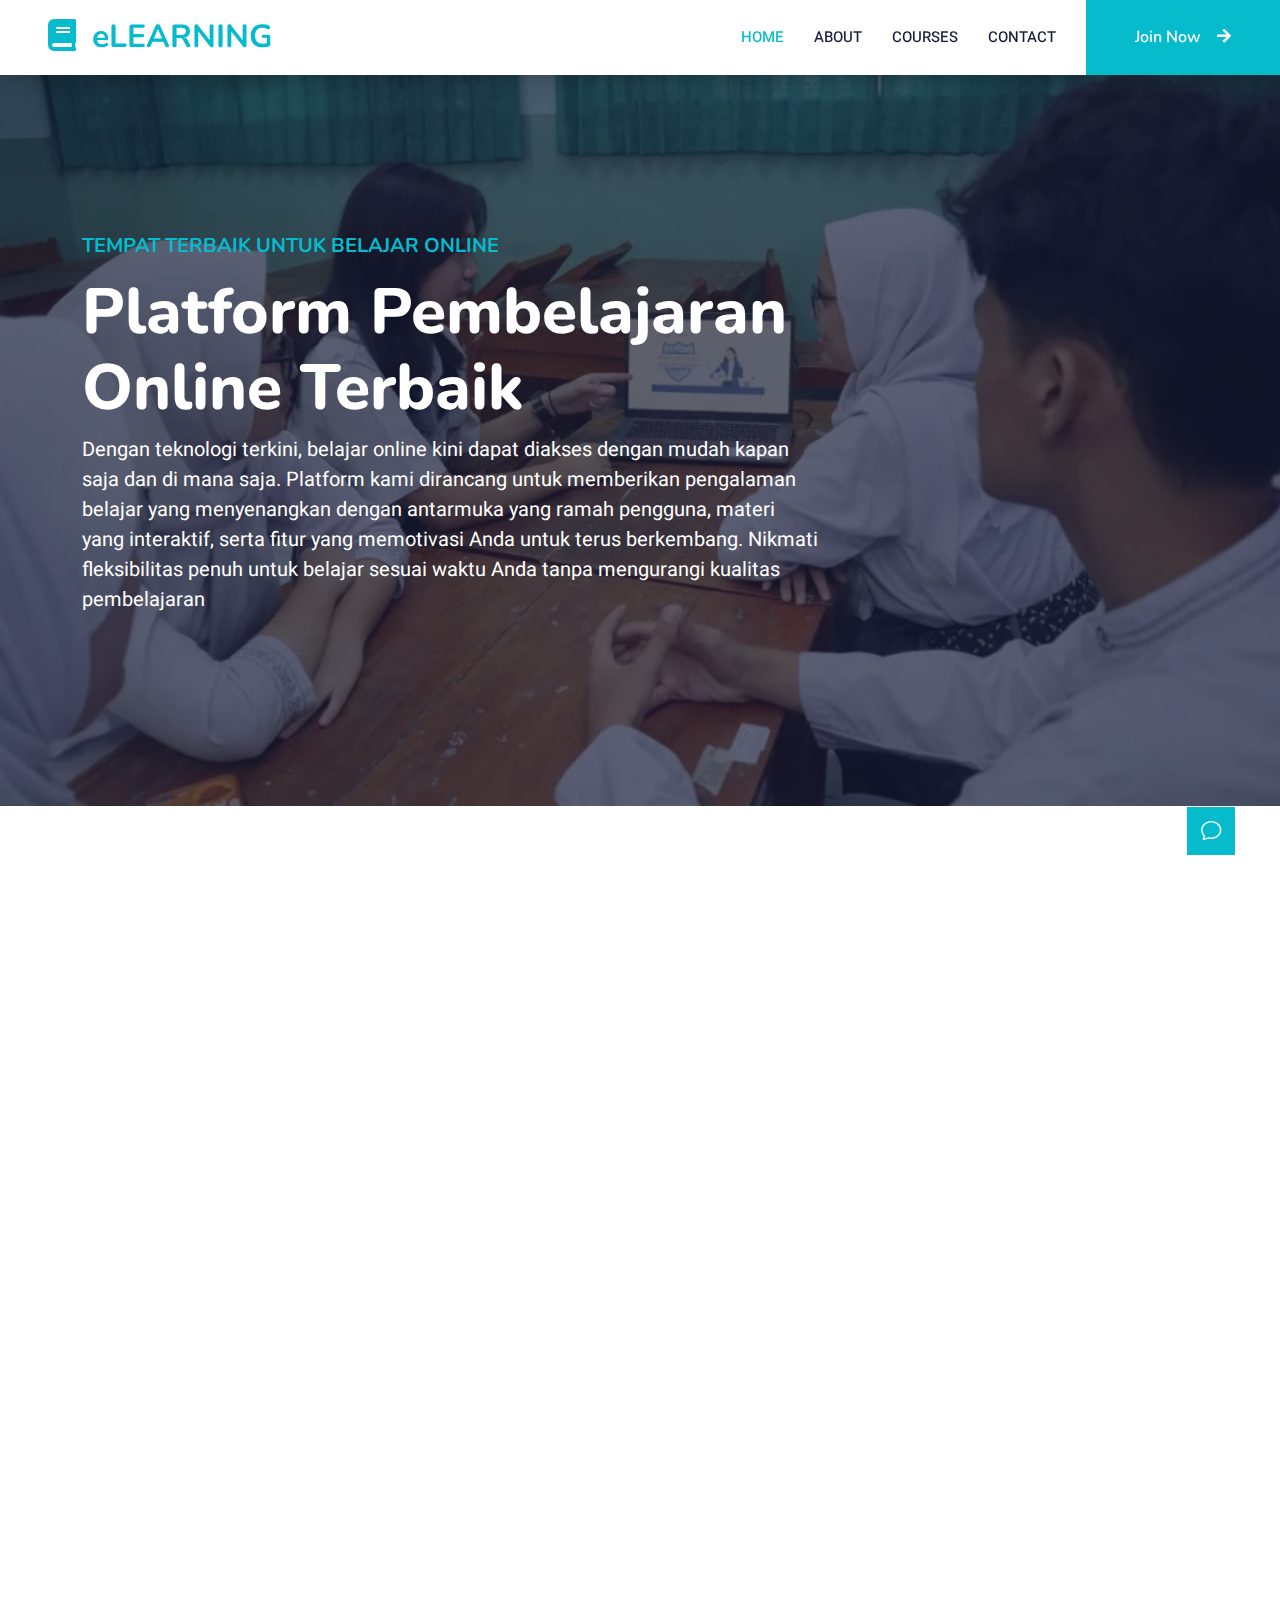
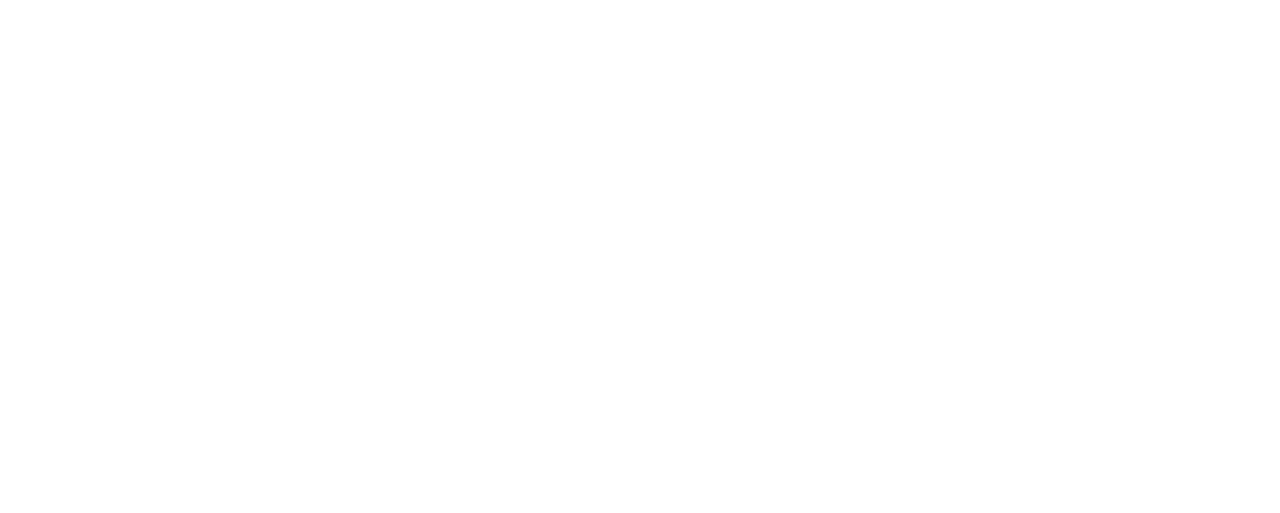
<file: index.html>
<!DOCTYPE html>
<html lang="en">

<head>
    <meta charset="utf-8">
    <title>eLEARNING - eLearning HTML Template</title>
    <meta content="width=device-width, initial-scale=1.0" name="viewport">
    <meta content="" name="keywords">
    <meta content="" name="description">

    <!-- Favicon -->
    <link href="img/favicon.ico" rel="icon">

    <!-- Google Web Fonts -->
    <link rel="preconnect" href="https://fonts.googleapis.com">
    <link rel="preconnect" href="https://fonts.gstatic.com" crossorigin>
    <link href="https://fonts.googleapis.com/css2?family=Heebo:wght@400;500;600&family=Nunito:wght@600;700;800&display=swap" rel="stylesheet">

    <!-- Icon Font Stylesheet -->
    <link href="https://cdnjs.cloudflare.com/ajax/libs/font-awesome/5.10.0/css/all.min.css" rel="stylesheet">
    <link href="https://cdn.jsdelivr.net/npm/bootstrap-icons@1.4.1/font/bootstrap-icons.css" rel="stylesheet">

    <!-- Libraries Stylesheet -->
    <link href="lib/animate/animate.min.css" rel="stylesheet">
    <link href="lib/owlcarousel/assets/owl.carousel.min.css" rel="stylesheet">

    <!-- Customized Bootstrap Stylesheet -->
    <link href="css/bootstrap.min.css" rel="stylesheet">

    <!-- Template Stylesheet -->
    <link href="css/style.css" rel="stylesheet">
</head>

<body>
    <!-- Spinner Start -->
    <div id="spinner" class="show bg-white position-fixed translate-middle w-100 vh-100 top-50 start-50 d-flex align-items-center justify-content-center">
        <div class="spinner-border text-primary" style="width: 3rem; height: 3rem;" role="status">
            <span class="sr-only">Loading...</span>
        </div>
    </div>
    <!-- Spinner End -->


    <!-- Navbar Start -->
    <nav class="navbar navbar-expand-lg bg-white navbar-light shadow sticky-top p-0">
        <a href="index.html" class="navbar-brand d-flex align-items-center px-4 px-lg-5">
            <h2 class="m-0 text-primary"><i class="fa fa-book me-3"></i>eLEARNING</h2>
        </a>
        <button type="button" class="navbar-toggler me-4" data-bs-toggle="collapse" data-bs-target="#navbarCollapse">
            <span class="navbar-toggler-icon"></span>
        </button>
        <div class="collapse navbar-collapse" id="navbarCollapse">
            <div class="navbar-nav ms-auto p-4 p-lg-0">
                <a href="index.html" class="nav-item nav-link active">Home</a>
                <a href="about.html" class="nav-item nav-link">About</a>
                <a href="courses.html" class="nav-item nav-link">Courses</a>
                <a href="contact.html" class="nav-item nav-link">Contact</a>
            </div>
            <a href="" class="btn btn-primary py-4 px-lg-5 d-none d-lg-block">Join Now<i class="fa fa-arrow-right ms-3"></i></a>
        </div>
    </nav>
    <!-- Navbar End -->


    <!-- Carousel Start -->
    <div class="container-fluid p-0 mb-5">
        <div class="owl-carousel header-carousel position-relative">
            <div class="owl-carousel-item position-relative">
                <img class="img-fluid" src="img/carousel.webp" alt="">
                <div class="position-absolute top-0 start-0 w-100 h-100 d-flex align-items-center" style="background: rgba(24, 29, 56, .7);">
                    <div class="container">
                        <div class="row justify-content-start">
                            <div class="col-sm-10 col-lg-8">
                                <h5 class="text-primary text-uppercase mb-3 animated slideInDown">Tempat Terbaik Untuk Belajar Online</h5>
                                <h1 class="display-3 text-white animated slideInDown">Platform Pembelajaran Online Terbaik</h1>
                                <p class="fs-5 text-white mb-4 pb-2">Dengan teknologi terkini, belajar online kini dapat diakses dengan mudah kapan saja dan di mana saja. Platform kami dirancang untuk memberikan pengalaman belajar yang menyenangkan dengan antarmuka yang ramah pengguna, materi yang interaktif, serta fitur yang memotivasi Anda untuk terus berkembang. Nikmati fleksibilitas penuh untuk belajar sesuai waktu Anda tanpa mengurangi kualitas pembelajaran</p>
                            </div>
                        </div>
                    </div>
                </div>
            </div>
        </div>
    </div>
    <!-- Carousel End -->


    <!-- Service Start -->
    <div class="container-xxl py-5">
        <div class="container">
            <div class="row g-4">
                <div class="col-lg-3 col-sm-6 wow fadeInUp" data-wow-delay="0.1s">
                    <div class="service-item text-center pt-3">
                        <div class="p-4">
                            <i class="fa fa-3x fa-graduation-cap text-primary mb-4"></i>
                            <h5 class="mb-3">Pengajar yang berkualitas</h5>
                            <p>Dengan para pengajar yang berkualitas memastikan penyampain materi secara mendalam</p>
                        </div>
                    </div>
                </div>
                <div class="col-lg-3 col-sm-6 wow fadeInUp" data-wow-delay="0.3s">
                    <div class="service-item text-center pt-3">
                        <div class="p-4">
                            <i class="fa fa-3x fa-globe text-primary mb-4"></i>
                            <h5 class="mb-3">Tempat Terbaik Untuk Belajar Online</h5>
                            <p>Kamu dapat belajar kapan saja, di Mana Saja</p>
                        </div>
                    </div>
                </div>
                <div class="col-lg-3 col-sm-6 wow fadeInUp" data-wow-delay="0.5s">
                    <div class="service-item text-center pt-3">
                        <div class="p-4">
                            <i class="fa fa-3x fa-home text-primary mb-4"></i>
                            <h5 class="mb-3">Tingkatkan Kemampuan Dari Rumah</h5>
                            <p>Kamu dapat meningkatkan kemampuan tanpa harus keluar rumah</p>
                        </div>
                    </div>
                </div>
                <div class="col-lg-3 col-sm-6 wow fadeInUp" data-wow-delay="0.7s">
                    <div class="service-item text-center pt-3">
                        <div class="p-4">
                            <i class="fa fa-3x fa-book-open text-primary mb-4"></i>
                            <h5 class="mb-3">Modul Yang Terupdate</h5>
                            <p>Dengan materi yang terbaru memastikan kamu tidak akan tertinggal</p>
                        </div>
                    </div>
                </div>
            </div>
        </div>
    </div>
    <!-- Service End -->


    <!-- About Start -->
    <div class="container-xxl py-5">
        <div class="container">
            <div class="row g-5">
                <div class="col-lg-6 wow fadeInUp" data-wow-delay="0.1s" style="min-height: 400px;">
                    <div class="position-relative h-100">
                        <img class="img-fluid position-absolute w-100 h-100" src="img/caraousel.jpeg" alt="" style="object-fit: cover;">
                    </div>
                </div>
                <div class="col-lg-6 wow fadeInUp" data-wow-delay="0.3s">
                    <h6 class="section-title bg-white text-start text-primary pe-3">Tentang Kami</h6>
                    <h1 class="mb-4">Selamat datang di eLEARNING</h1>
                    <p class="mb-4">Kami adalah platform e-learning yang berkomitmen untuk menyediakan pengalaman pembelajaran terbaik bagi setiap individu. Dengan menggabungkan teknologi canggih, materi berkualitas tinggi, dan pengajaran dari para ahli, kami bertujuan untuk membuat pendidikan lebih mudah diakses oleh siapa saja, di mana saja, dan kapan saja</p>
                    <p class="mb-4"> E-Learning ini dirancang untuk menyediakan akses mudah ke modul pembelajaran dan latihan soal, mendukung proses belajar yang praktis dan fleksibel.</p>
                </div>
            </div>
        </div>
    </div>
    <!-- About End -->

    <!-- Footer Start -->
    <div class="container-fluid text-light footer pt-5 mt-5 wow fadeIn" data-wow-delay="0.1s" style="background-color: #ADE498;">
        <div class="container py-5">
            <div class="row g-5">
                <div class="col-lg-6 col-md-6">
                    <h4 class="text-black mb-3">Quick Link</h4>
                    <a class="btn btn-link" href="index.html" style="color: black;">Home</a>
                    <a class="btn btn-link" href="about.html" style="color: black;">About</a>
                    <a class="btn btn-link" href="courses.html" style="color: black;">Courses</a>
                    <a class="btn btn-link" href="contact.html" style="color: black;">Contact</a>
                </div>
                <div class="col-lg-6 col-md-6">
                    <h4 class="text-black mb-3">Contact</h4>
                    <p class="mb-2" style="color: black;"><i style="color: black;" class="fa fa-phone-alt me-3"></i>082180795617</p>
                    <p class="mb-2" style="color: black;"><i style="color: black;" class="fa fa-envelope me-3"></i>iraumikalsum6@gmail.com </p>
                    <div class="d-flex pt-2">
                        <a class="btn btn-outline-light btn-social" style="color: black;" href=""><i class="fab fa-twitter"></i></a>
                        <a class="btn btn-outline-light btn-social" style="color: black;" href=""><i class="fab fa-facebook-f"></i></a>
                        <a class="btn btn-outline-light btn-social" style="color: black;" href=""><i class="fab fa-youtube"></i></a>
                        <a class="btn btn-outline-light btn-social" style="color: black;" href=""><i class="fab fa-linkedin-in"></i></a>
                    </div>
                </div>
            </div>
        </div>
    </div>
    <!-- Footer End -->


    <!-- Back to Top -->
    <a href="#" class="btn btn-lg btn-primary btn-lg-square back-to-top"><i class="bi bi-chat"></i></a>


    <!-- JavaScript Libraries -->
    <script src="https://code.jquery.com/jquery-3.4.1.min.js"></script>
    <script src="https://cdn.jsdelivr.net/npm/bootstrap@5.0.0/dist/js/bootstrap.bundle.min.js"></script>
    <script src="lib/wow/wow.min.js"></script>
    <script src="lib/easing/easing.min.js"></script>
    <script src="lib/waypoints/waypoints.min.js"></script>
    <script src="lib/owlcarousel/owl.carousel.min.js"></script>

    <!-- Template Javascript -->
    <script src="js/main.js"></script>
</body>

</html>
</file>
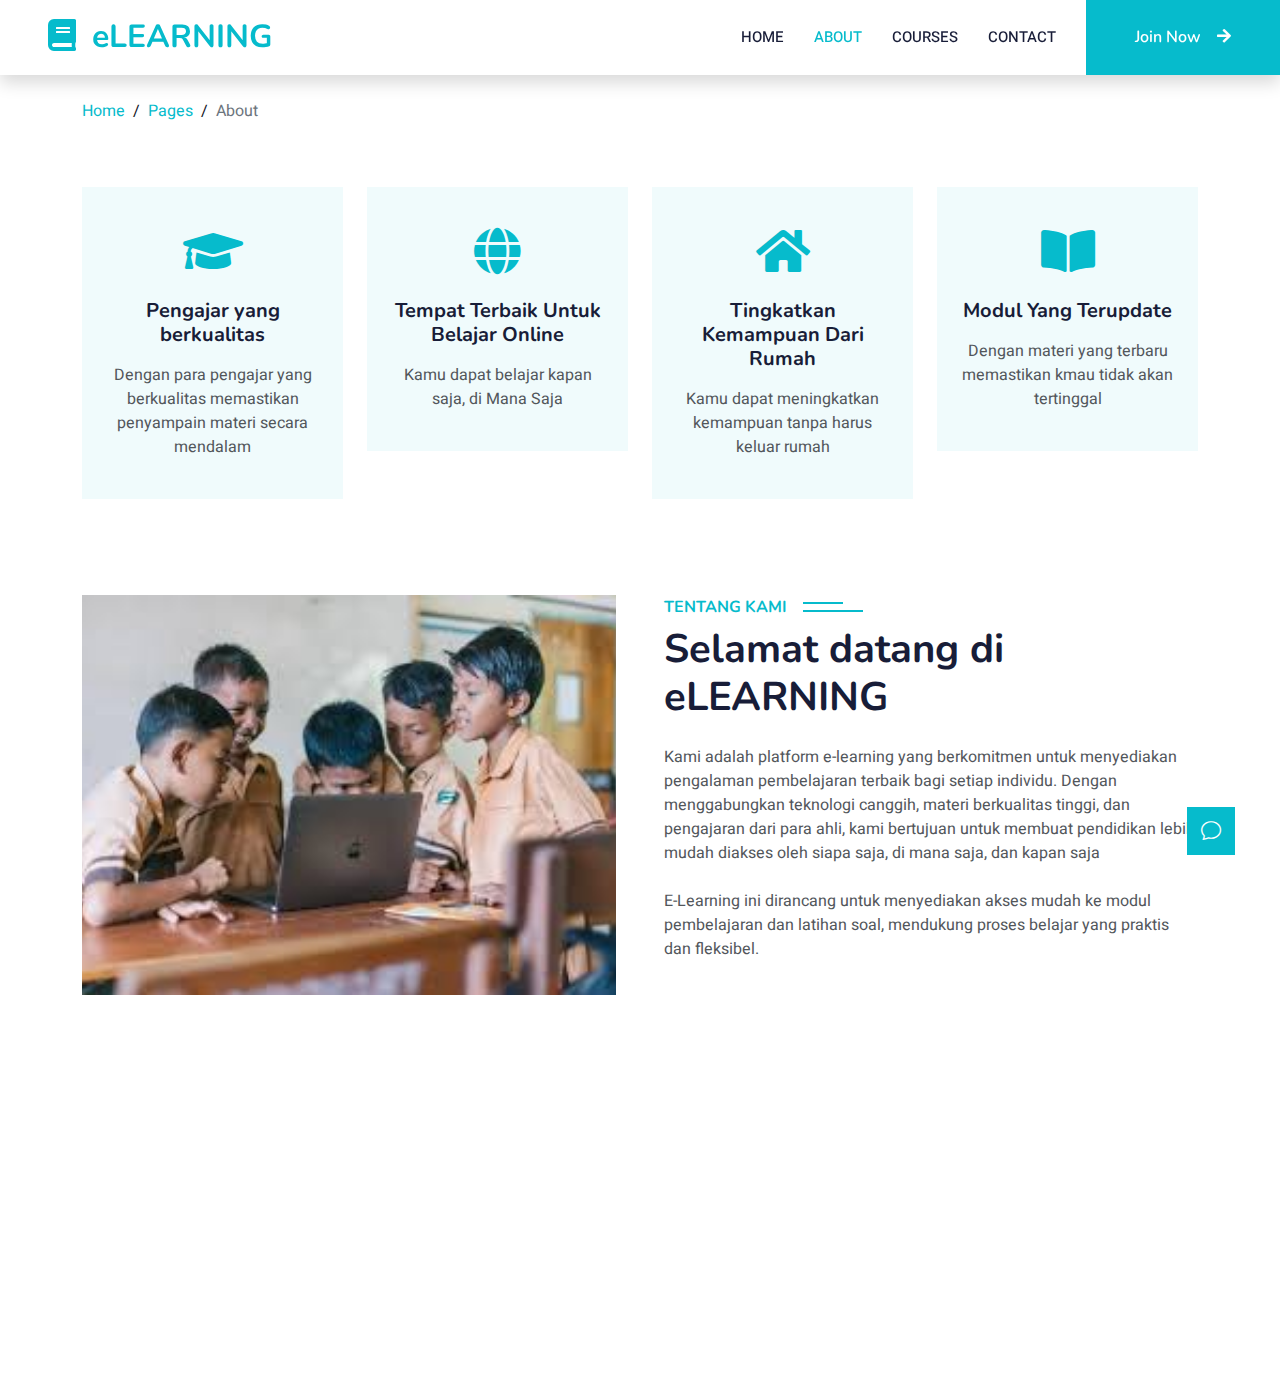
<file: about.html>
<!DOCTYPE html>
<html lang="en">

<head>
    <meta charset="utf-8">
    <title>eLEARNING - eLearning HTML Template</title>
    <meta content="width=device-width, initial-scale=1.0" name="viewport">
    <meta content="" name="keywords">
    <meta content="" name="description">

    <!-- Favicon -->
    <link href="img/favicon.ico" rel="icon">

    <!-- Google Web Fonts -->
    <link rel="preconnect" href="https://fonts.googleapis.com">
    <link rel="preconnect" href="https://fonts.gstatic.com" crossorigin>
    <link href="https://fonts.googleapis.com/css2?family=Heebo:wght@400;500;600&family=Nunito:wght@600;700;800&display=swap" rel="stylesheet">

    <!-- Icon Font Stylesheet -->
    <link href="https://cdnjs.cloudflare.com/ajax/libs/font-awesome/5.10.0/css/all.min.css" rel="stylesheet">
    <link href="https://cdn.jsdelivr.net/npm/bootstrap-icons@1.4.1/font/bootstrap-icons.css" rel="stylesheet">

    <!-- Libraries Stylesheet -->
    <link href="lib/animate/animate.min.css" rel="stylesheet">
    <link href="lib/owlcarousel/assets/owl.carousel.min.css" rel="stylesheet">

    <!-- Customized Bootstrap Stylesheet -->
    <link href="css/bootstrap.min.css" rel="stylesheet">

    <!-- Template Stylesheet -->
    <link href="css/style.css" rel="stylesheet">
</head>

<body>
    <!-- Spinner Start -->
    <div id="spinner" class="show bg-white position-fixed translate-middle w-100 vh-100 top-50 start-50 d-flex align-items-center justify-content-center">
        <div class="spinner-border text-primary" style="width: 3rem; height: 3rem;" role="status">
            <span class="sr-only">Loading...</span>
        </div>
    </div>
    <!-- Spinner End -->


    <!-- Navbar Start -->
    <nav class="navbar navbar-expand-lg bg-white navbar-light shadow sticky-top p-0">
        <a href="index.html" class="navbar-brand d-flex align-items-center px-4 px-lg-5">
            <h2 class="m-0 text-primary"><i class="fa fa-book me-3"></i>eLEARNING</h2>
        </a>
        <button type="button" class="navbar-toggler me-4" data-bs-toggle="collapse" data-bs-target="#navbarCollapse">
            <span class="navbar-toggler-icon"></span>
        </button>
        <div class="collapse navbar-collapse" id="navbarCollapse">
            <div class="navbar-nav ms-auto p-4 p-lg-0">
                <a href="index.html" class="nav-item nav-link">Home</a>
                <a href="about.html" class="nav-item nav-link active">About</a>
                <a href="courses.html" class="nav-item nav-link">Courses</a>
                <a href="contact.html" class="nav-item nav-link">Contact</a>
            </div>
            <a href="" class="btn btn-primary py-4 px-lg-5 d-none d-lg-block">Join Now<i class="fa fa-arrow-right ms-3"></i></a>
        </div>
    </nav>
    <!-- Navbar End -->


    <!-- Header Start -->
    <div class="container-fluid mt-4">
        <div class="container">
            <div class="row">
                <div class="col-lg-10">
                    <nav aria-label="breadcrumb">
                        <ol class="breadcrumb justify-content-start">
                            <li class="breadcrumb-item "><a class="text-black" href="index.html">Home</a></li>
                            <li class="breadcrumb-item"><a class="text-black" href="about.html">Pages</a></li>
                            <li class="breadcrumb-item text-black active" aria-current="page">About</li>
                        </ol>
                    </nav>
                </div>
            </div>
        </div>
    </div>
    <!-- Header End -->


    <!-- Service Start -->
    <div class="container-xxl py-5">
        <div class="container">
            <div class="row g-4">
                <div class="col-lg-3 col-sm-6 wow fadeInUp" data-wow-delay="0.1s">
                    <div class="service-item text-center pt-3">
                        <div class="p-4">
                            <i class="fa fa-3x fa-graduation-cap text-primary mb-4"></i>
                            <h5 class="mb-3">Pengajar yang berkualitas</h5>
                            <p>Dengan para pengajar yang berkualitas memastikan penyampain materi secara mendalam</p>
                        </div>
                    </div>
                </div>
                <div class="col-lg-3 col-sm-6 wow fadeInUp" data-wow-delay="0.3s">
                    <div class="service-item text-center pt-3">
                        <div class="p-4">
                            <i class="fa fa-3x fa-globe text-primary mb-4"></i>
                            <h5 class="mb-3">Tempat Terbaik Untuk Belajar Online</h5>
                            <p>Kamu dapat belajar kapan saja, di Mana Saja</p>
                        </div>
                    </div>
                </div>
                <div class="col-lg-3 col-sm-6 wow fadeInUp" data-wow-delay="0.5s">
                    <div class="service-item text-center pt-3">
                        <div class="p-4">
                            <i class="fa fa-3x fa-home text-primary mb-4"></i>
                            <h5 class="mb-3">Tingkatkan Kemampuan Dari Rumah</h5>
                            <p>Kamu dapat meningkatkan kemampuan tanpa harus keluar rumah</p>
                        </div>
                    </div>
                </div>
                <div class="col-lg-3 col-sm-6 wow fadeInUp" data-wow-delay="0.7s">
                    <div class="service-item text-center pt-3">
                        <div class="p-4">
                            <i class="fa fa-3x fa-book-open text-primary mb-4"></i>
                            <h5 class="mb-3">Modul Yang Terupdate</h5>
                            <p>Dengan materi yang terbaru memastikan kmau tidak akan tertinggal</p>
                        </div>
                    </div>
                </div>
            </div>
        </div>
    </div>
    <!-- Service End -->


    <!-- About Start -->
    <div class="container-xxl py-5">
        <div class="container">
            <div class="row g-5">
                <div class="col-lg-6 wow fadeInUp" data-wow-delay="0.1s" style="min-height: 400px;">
                    <div class="position-relative h-100">
                        <img class="img-fluid position-absolute w-100 h-100" src="img/caraousel.jpeg" alt="" style="object-fit: cover;">
                    </div>
                </div>
                <div class="col-lg-6 wow fadeInUp" data-wow-delay="0.3s">
                    <h6 class="section-title bg-white text-start text-primary pe-3">Tentang Kami</h6>
                    <h1 class="mb-4">Selamat datang di eLEARNING</h1>
                    <p class="mb-4">Kami adalah platform e-learning yang berkomitmen untuk menyediakan pengalaman pembelajaran terbaik bagi setiap individu. Dengan menggabungkan teknologi canggih, materi berkualitas tinggi, dan pengajaran dari para ahli, kami bertujuan untuk membuat pendidikan lebih mudah diakses oleh siapa saja, di mana saja, dan kapan saja</p>
                    <p class="mb-4"> E-Learning ini dirancang untuk menyediakan akses mudah ke modul pembelajaran dan latihan soal, mendukung proses belajar yang praktis dan fleksibel.</p>
                </div>
            </div>
        </div>
    </div>
    <!-- About End -->

    <!-- Footer Start -->
    <div class="container-fluid text-light footer pt-5 mt-5 wow fadeIn" data-wow-delay="0.1s" style="background-color: #ADE498;">
        <div class="container py-5">
            <div class="row g-5">
                <div class="col-lg-6 col-md-6">
                    <h4 class="text-black mb-3">Quick Link</h4>
                    <a class="btn btn-link" href="index.html" style="color: black;">Home</a>
                    <a class="btn btn-link" href="about.html" style="color: black;">About</a>
                    <a class="btn btn-link" href="courses.html" style="color: black;">Courses</a>
                    <a class="btn btn-link" href="contact.html" style="color: black;">Contact</a>
                </div>
                <div class="col-lg-6 col-md-6">
                    <h4 class="text-black mb-3">Contact</h4>
                    <p class="mb-2" style="color: black;"><i style="color: black;" class="fa fa-phone-alt me-3"></i>082180795617</p>
                    <p class="mb-2" style="color: black;"><i style="color: black;" class="fa fa-envelope me-3"></i>iraumikalsum6@gmail.com </p>
                    <div class="d-flex pt-2">
                        <a class="btn btn-outline-light btn-social" style="color: black;" href=""><i class="fab fa-twitter"></i></a>
                        <a class="btn btn-outline-light btn-social" style="color: black;" href=""><i class="fab fa-facebook-f"></i></a>
                        <a class="btn btn-outline-light btn-social" style="color: black;" href=""><i class="fab fa-youtube"></i></a>
                        <a class="btn btn-outline-light btn-social" style="color: black;" href=""><i class="fab fa-linkedin-in"></i></a>
                    </div>
                </div>
            </div>
        </div>
    </div>
    <!-- Footer End -->



    <!-- Back to Top -->
    <a href="#" class="btn btn-lg btn-primary btn-lg-square back-to-top"><i class="bi bi-chat"></i></a>


    <!-- JavaScript Libraries -->
    <script src="https://code.jquery.com/jquery-3.4.1.min.js"></script>
    <script src="https://cdn.jsdelivr.net/npm/bootstrap@5.0.0/dist/js/bootstrap.bundle.min.js"></script>
    <script src="lib/wow/wow.min.js"></script>
    <script src="lib/easing/easing.min.js"></script>
    <script src="lib/waypoints/waypoints.min.js"></script>
    <script src="lib/owlcarousel/owl.carousel.min.js"></script>

    <!-- Template Javascript -->
    <script src="js/main.js"></script>
</body>

</html>
</file>
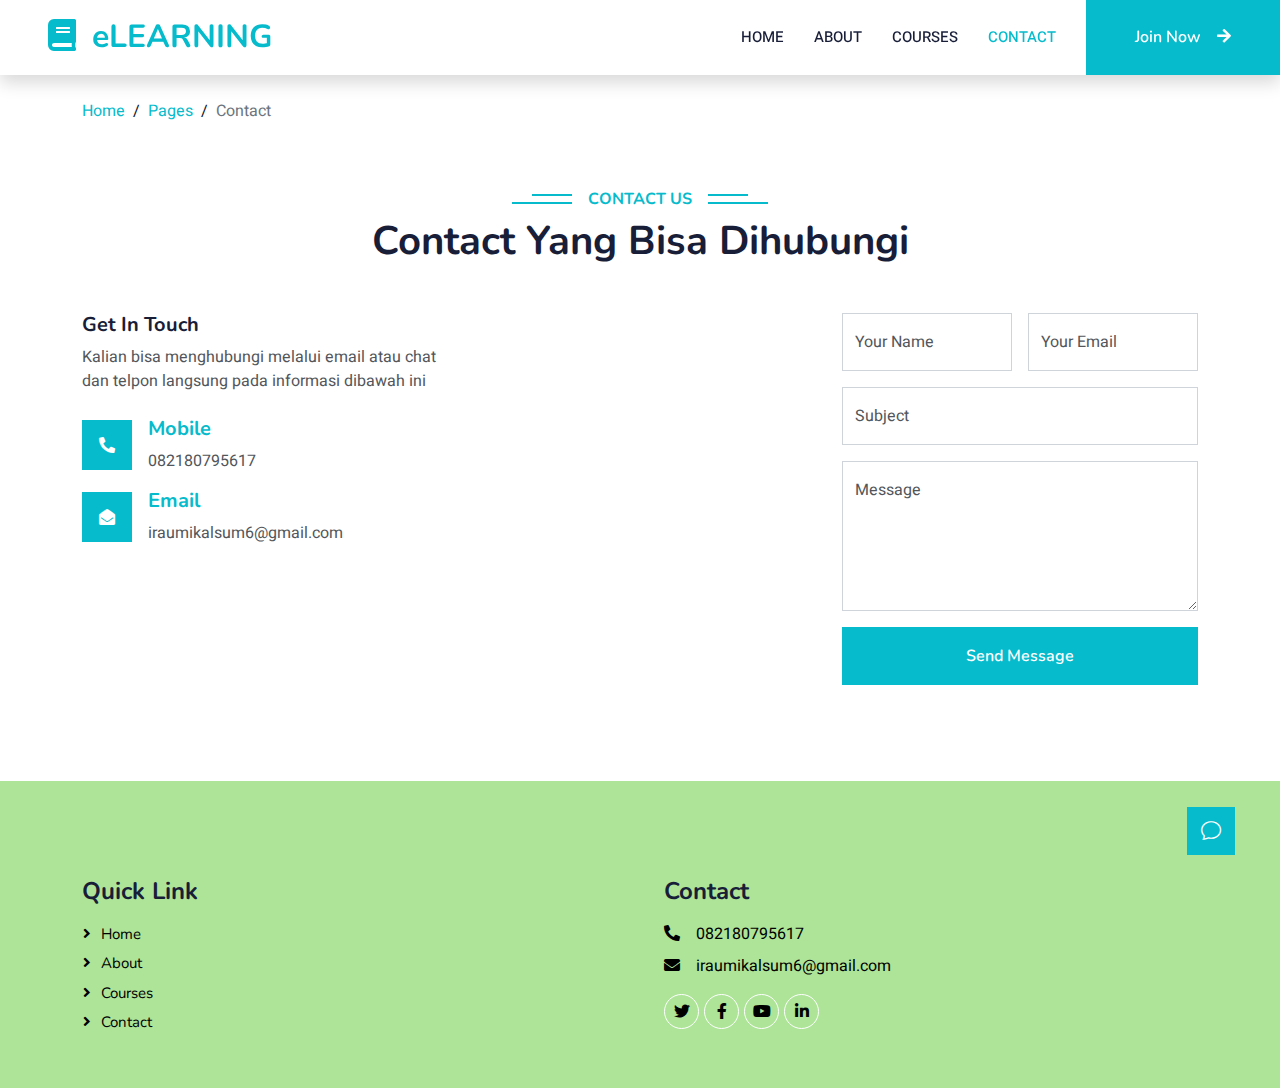
<file: contact.html>
<!DOCTYPE html>
<html lang="en">

<head>
    <meta charset="utf-8">
    <title>eLEARNING - eLearning HTML Template</title>
    <meta content="width=device-width, initial-scale=1.0" name="viewport">
    <meta content="" name="keywords">
    <meta content="" name="description">

    <!-- Favicon -->
    <link href="img/favicon.ico" rel="icon">

    <!-- Google Web Fonts -->
    <link rel="preconnect" href="https://fonts.googleapis.com">
    <link rel="preconnect" href="https://fonts.gstatic.com" crossorigin>
    <link href="https://fonts.googleapis.com/css2?family=Heebo:wght@400;500;600&family=Nunito:wght@600;700;800&display=swap" rel="stylesheet">

    <!-- Icon Font Stylesheet -->
    <link href="https://cdnjs.cloudflare.com/ajax/libs/font-awesome/5.10.0/css/all.min.css" rel="stylesheet">
    <link href="https://cdn.jsdelivr.net/npm/bootstrap-icons@1.4.1/font/bootstrap-icons.css" rel="stylesheet">

    <!-- Libraries Stylesheet -->
    <link href="lib/animate/animate.min.css" rel="stylesheet">
    <link href="lib/owlcarousel/assets/owl.carousel.min.css" rel="stylesheet">

    <!-- Customized Bootstrap Stylesheet -->
    <link href="css/bootstrap.min.css" rel="stylesheet">

    <!-- Template Stylesheet -->
    <link href="css/style.css" rel="stylesheet">
</head>

<body>
    <!-- Spinner Start -->
    <div id="spinner" class="show bg-white position-fixed translate-middle w-100 vh-100 top-50 start-50 d-flex align-items-center justify-content-center">
        <div class="spinner-border text-primary" style="width: 3rem; height: 3rem;" role="status">
            <span class="sr-only">Loading...</span>
        </div>
    </div>
    <!-- Spinner End -->


    <!-- Navbar Start -->
    <nav class="navbar navbar-expand-lg bg-white navbar-light shadow sticky-top p-0">
        <a href="index.html" class="navbar-brand d-flex align-items-center px-4 px-lg-5">
            <h2 class="m-0 text-primary"><i class="fa fa-book me-3"></i>eLEARNING</h2>
        </a>
        <button type="button" class="navbar-toggler me-4" data-bs-toggle="collapse" data-bs-target="#navbarCollapse">
            <span class="navbar-toggler-icon"></span>
        </button>
        <div class="collapse navbar-collapse" id="navbarCollapse">
            <div class="navbar-nav ms-auto p-4 p-lg-0">
                <a href="index.html" class="nav-item nav-link">Home</a>
                <a href="about.html" class="nav-item nav-link">About</a>
                <a href="courses.html" class="nav-item nav-link">Courses</a>
                <a href="contact.html" class="nav-item nav-link active">Contact</a>
            </div>
            <a href="" class="btn btn-primary py-4 px-lg-5 d-none d-lg-block">Join Now<i class="fa fa-arrow-right ms-3"></i></a>
        </div>
    </nav>
    <!-- Navbar End -->


    <!-- Header Start -->
    <div class="container-fluid mt-4">
        <div class="container">
            <div class="row">
                <div class="col-lg-10">
                    <nav aria-label="breadcrumb">
                        <ol class="breadcrumb justify-content-start">
                            <li class="breadcrumb-item "><a class="text-black" href="index.html">Home</a></li>
                            <li class="breadcrumb-item"><a class="text-black" href="contact.html">Pages</a></li>
                            <li class="breadcrumb-item text-black active" aria-current="page">Contact</li>
                        </ol>
                    </nav>
                </div>
            </div>
        </div>
    </div>
    <!-- Header End -->


    <!-- Contact Start -->
    <div class="container-xxl py-5">
        <div class="container">
            <div class="text-center wow fadeInUp" data-wow-delay="0.1s">
                <h6 class="section-title bg-white text-center text-primary px-3">Contact Us</h6>
                <h1 class="mb-5">Contact Yang Bisa Dihubungi</h1>
            </div>
            <div class="row g-4">
                <div class="col-lg-4 col-md-6 wow fadeInUp" data-wow-delay="0.1s">
                    <h5>Get In Touch</h5>
                    <p class="mb-4">Kalian bisa menghubungi melalui email atau chat dan telpon langsung pada informasi dibawah ini</p>
                    <div class="d-flex align-items-center mb-3">
                        <div class="d-flex align-items-center justify-content-center flex-shrink-0 bg-primary" style="width: 50px; height: 50px;">
                            <i class="fa fa-phone-alt text-white"></i>
                        </div>
                        <div class="ms-3">
                            <h5 class="text-primary">Mobile</h5>
                            <p class="mb-0">082180795617</p>
                        </div>
                    </div>
                    <div class="d-flex align-items-center">
                        <div class="d-flex align-items-center justify-content-center flex-shrink-0 bg-primary" style="width: 50px; height: 50px;">
                            <i class="fa fa-envelope-open text-white"></i>
                        </div>
                        <div class="ms-3">
                            <h5 class="text-primary">Email</h5>
                            <p class="mb-0">iraumikalsum6@gmail.com</p>
                        </div>
                    </div>
                </div>
                <div class="col-lg-4 col-md-6 wow fadeInUp" data-wow-delay="0.3s">
                    <iframe class="position-relative rounded w-100 h-100"
                        src="https://www.google.com/maps/embed?pb=!1m18!1m12!1m3!1d3001156.4288297426!2d-78.01371936852176!3d42.72876761954724!2m3!1f0!2f0!3f0!3m2!1i1024!2i768!4f13.1!3m3!1m2!1s0x4ccc4bf0f123a5a9%3A0xddcfc6c1de189567!2sNew%20York%2C%20USA!5e0!3m2!1sen!2sbd!4v1603794290143!5m2!1sen!2sbd"
                        frameborder="0" style="min-height: 300px; border:0;" allowfullscreen="" aria-hidden="false"
                        tabindex="0"></iframe>
                </div>
                <div class="col-lg-4 col-md-12 wow fadeInUp" data-wow-delay="0.5s">
                    <form>
                        <div class="row g-3">
                            <div class="col-md-6">
                                <div class="form-floating">
                                    <input type="text" class="form-control" id="name" placeholder="Your Name">
                                    <label for="name">Your Name</label>
                                </div>
                            </div>
                            <div class="col-md-6">
                                <div class="form-floating">
                                    <input type="email" class="form-control" id="email" placeholder="Your Email">
                                    <label for="email">Your Email</label>
                                </div>
                            </div>
                            <div class="col-12">
                                <div class="form-floating">
                                    <input type="text" class="form-control" id="subject" placeholder="Subject">
                                    <label for="subject">Subject</label>
                                </div>
                            </div>
                            <div class="col-12">
                                <div class="form-floating">
                                    <textarea class="form-control" placeholder="Leave a message here" id="message" style="height: 150px"></textarea>
                                    <label for="message">Message</label>
                                </div>
                            </div>
                            <div class="col-12">
                                <button class="btn btn-primary w-100 py-3" type="submit">Send Message</button>
                            </div>
                        </div>
                    </form>
                </div>
            </div>
        </div>
    </div>
    <!-- Contact End -->


    <!-- Footer Start -->
    <div class="container-fluid text-light footer pt-5 mt-5 wow fadeIn" data-wow-delay="0.1s" style="background-color: #ADE498;">
        <div class="container py-5">
            <div class="row g-5">
                <div class="col-lg-6 col-md-6">
                    <h4 class="text-black mb-3">Quick Link</h4>
                    <a class="btn btn-link" href="index.html" style="color: black;">Home</a>
                    <a class="btn btn-link" href="about.html" style="color: black;">About</a>
                    <a class="btn btn-link" href="courses.html" style="color: black;">Courses</a>
                    <a class="btn btn-link" href="contact.html" style="color: black;">Contact</a>
                </div>
                <div class="col-lg-6 col-md-6">
                    <h4 class="text-black mb-3">Contact</h4>
                    <p class="mb-2" style="color: black;"><i style="color: black;" class="fa fa-phone-alt me-3"></i>082180795617</p>
                    <p class="mb-2" style="color: black;"><i style="color: black;" class="fa fa-envelope me-3"></i>iraumikalsum6@gmail.com </p>
                    <div class="d-flex pt-2">
                        <a class="btn btn-outline-light btn-social" style="color: black;" href=""><i class="fab fa-twitter"></i></a>
                        <a class="btn btn-outline-light btn-social" style="color: black;" href=""><i class="fab fa-facebook-f"></i></a>
                        <a class="btn btn-outline-light btn-social" style="color: black;" href=""><i class="fab fa-youtube"></i></a>
                        <a class="btn btn-outline-light btn-social" style="color: black;" href=""><i class="fab fa-linkedin-in"></i></a>
                    </div>
                </div>
            </div>
        </div>
    </div>
    <!-- Footer End -->


    <!-- Back to Top -->
    <a href="#" class="btn btn-lg btn-primary btn-lg-square back-to-top"><i class="bi bi-chat"></i></a>


    <!-- JavaScript Libraries -->
    <script src="https://code.jquery.com/jquery-3.4.1.min.js"></script>
    <script src="https://cdn.jsdelivr.net/npm/bootstrap@5.0.0/dist/js/bootstrap.bundle.min.js"></script>
    <script src="lib/wow/wow.min.js"></script>
    <script src="lib/easing/easing.min.js"></script>
    <script src="lib/waypoints/waypoints.min.js"></script>
    <script src="lib/owlcarousel/owl.carousel.min.js"></script>

    <!-- Template Javascript -->
    <script src="js/main.js"></script>
</body>

</html>
</file>
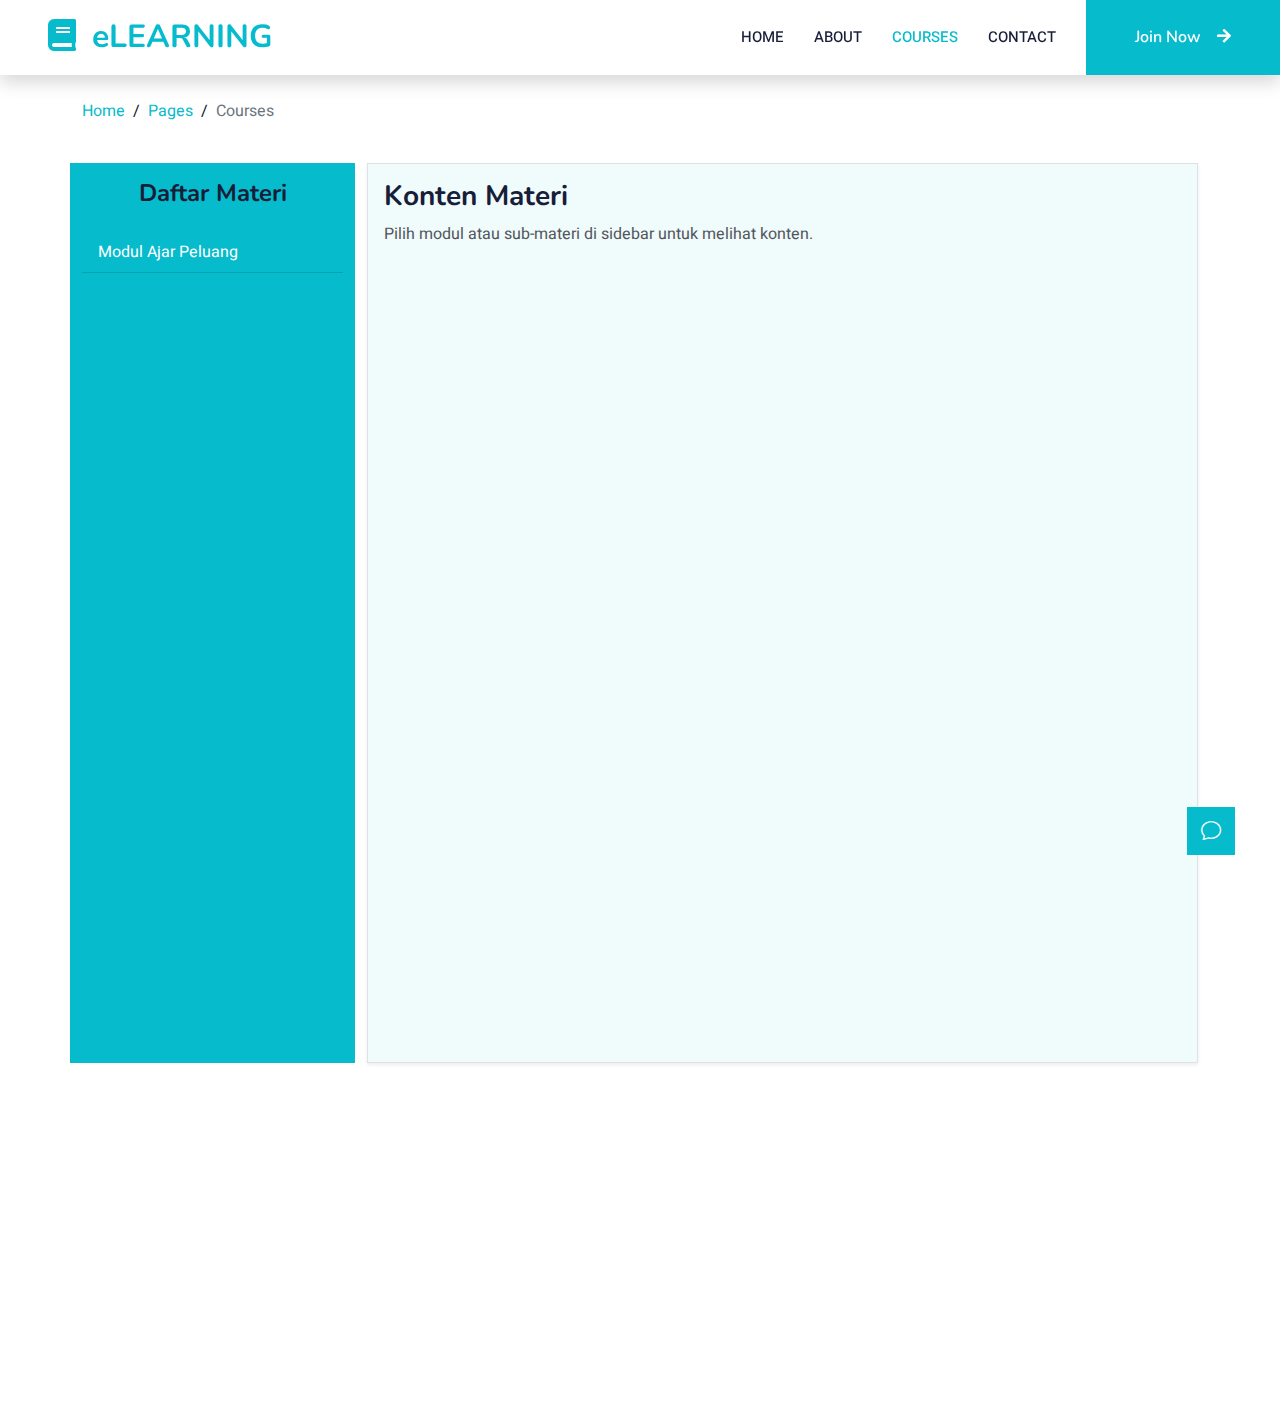
<file: courses.html>
<!-- @format -->

<!DOCTYPE html>
<html lang="en">
  <head>
    <meta charset="utf-8" />
    <title>eLEARNING - eLearning HTML Template</title>
    <meta content="width=device-width, initial-scale=1.0" name="viewport" />
    <meta content="" name="keywords" />
    <meta content="" name="description" />

    <!-- Favicon -->
    <link href="img/favicon.ico" rel="icon" />

    <!-- Google Web Fonts -->
    <link rel="preconnect" href="https://fonts.googleapis.com" />
    <link rel="preconnect" href="https://fonts.gstatic.com" crossorigin />
    <link
      href="https://fonts.googleapis.com/css2?family=Heebo:wght@400;500;600&family=Nunito:wght@600;700;800&display=swap"
      rel="stylesheet"
    />

    <!-- Icon Font Stylesheet -->
    <link
      href="https://cdnjs.cloudflare.com/ajax/libs/font-awesome/5.10.0/css/all.min.css"
      rel="stylesheet"
    />
    <link
      href="https://cdn.jsdelivr.net/npm/bootstrap-icons@1.4.1/font/bootstrap-icons.css"
      rel="stylesheet"
    />

    <!-- Libraries Stylesheet -->
    <link href="lib/animate/animate.min.css" rel="stylesheet" />
    <link href="lib/owlcarousel/assets/owl.carousel.min.css" rel="stylesheet" />

    <!-- Customized Bootstrap Stylesheet -->
    <link href="css/bootstrap.min.css" rel="stylesheet" />

    <!-- Template Stylesheet -->
    <link href="css/style.css" rel="stylesheet" />
  </head>

  <body>
    <!-- Spinner Start -->
    <div
      id="spinner"
      class="show bg-white position-fixed translate-middle w-100 vh-100 top-50 start-50 d-flex align-items-center justify-content-center"
    >
      <div
        class="spinner-border text-primary"
        style="width: 3rem; height: 3rem"
        role="status"
      >
        <span class="sr-only">Loading...</span>
      </div>
    </div>
    <!-- Spinner End -->

    <!-- Navbar Start -->
    <nav
      class="navbar navbar-expand-lg bg-white navbar-light shadow sticky-top p-0"
    >
      <a
        href="index.html"
        class="navbar-brand d-flex align-items-center px-4 px-lg-5"
      >
        <h2 class="m-0 text-primary">
          <i class="fa fa-book me-3"></i>eLEARNING
        </h2>
      </a>
      <button
        type="button"
        class="navbar-toggler me-4"
        data-bs-toggle="collapse"
        data-bs-target="#navbarCollapse"
      >
        <span class="navbar-toggler-icon"></span>
      </button>
      <div class="collapse navbar-collapse" id="navbarCollapse">
        <div class="navbar-nav ms-auto p-4 p-lg-0">
          <a href="index.html" class="nav-item nav-link">Home</a>
          <a href="about.html" class="nav-item nav-link">About</a>
          <a href="courses.html" class="nav-item nav-link active">Courses</a>
          <a href="contact.html" class="nav-item nav-link">Contact</a>
        </div>
        <a href="" class="btn btn-primary py-4 px-lg-5 d-none d-lg-block"
          >Join Now<i class="fa fa-arrow-right ms-3"></i
        ></a>
      </div>
    </nav>
    <!-- Navbar End -->

    <!-- Header Start -->
    <div class="container-fluid mt-4">
      <div class="container">
        <div class="row">
          <div class="col-lg-10">
            <nav aria-label="breadcrumb">
              <ol class="breadcrumb justify-content-start">
                <li class="breadcrumb-item">
                  <a class="text-black" href="index.html">Home</a>
                </li>
                <li class="breadcrumb-item">
                  <a class="text-black" href="courses.html">Pages</a>
                </li>
                <li
                  class="breadcrumb-item text-black active"
                  aria-current="page"
                >
                  Courses
                </li>
              </ol>
            </nav>
            <button class="btn btn-primary sidebar-toggle-btn d-md-none">☰ Menu</button>
          </div>
        </div>
      </div>
    </div>
    <!-- Header End -->

    <!-- Excersice Start -->
    <div class="container mt-4">
      <div class="row">
        <!-- Sidebar -->
        <div class="col-md-3 bg-primary text-white sidebar">
          <h4 class="p-3 text-center">Daftar Materi</h4>
          <ul id="sidebar" class="list-group list-group-flush"></ul>
        </div>

        <!-- Content Area -->
        <div class="col-md-9 d-flex flex-column" style="max-height: 100vh">
          <div
            id="contentArea"
            class="overflow-auto h-100 p-3 border rounded bg-light shadow-sm"
          >
            <h3>Konten Materi</h3>
            <p>Pilih modul atau sub-materi di sidebar untuk melihat konten.</p>
          </div>
        </div>
      </div>
    </div>
    <!-- Excersice End -->

    <!-- Footer Start -->
    <div class="container-fluid text-light footer pt-5 mt-5 wow fadeIn" data-wow-delay="0.1s" style="background-color: #ADE498;">
      <div class="container py-5">
          <div class="row g-5">
              <div class="col-lg-6 col-md-6">
                  <h4 class="text-black mb-3">Quick Link</h4>
                  <a class="btn btn-link" href="index.html" style="color: black;">Home</a>
                  <a class="btn btn-link" href="about.html" style="color: black;">About</a>
                  <a class="btn btn-link" href="courses.html" style="color: black;">Courses</a>
                  <a class="btn btn-link" href="contact.html" style="color: black;">Contact</a>
              </div>
              <div class="col-lg-6 col-md-6">
                  <h4 class="text-black mb-3">Contact</h4>
                  <p class="mb-2" style="color: black;"><i style="color: black;" class="fa fa-phone-alt me-3"></i>082180795617</p>
                  <p class="mb-2" style="color: black;"><i style="color: black;" class="fa fa-envelope me-3"></i>iraumikalsum6@gmail.com </p>
                  <div class="d-flex pt-2">
                      <a class="btn btn-outline-light btn-social" style="color: black;" href=""><i class="fab fa-twitter"></i></a>
                      <a class="btn btn-outline-light btn-social" style="color: black;" href=""><i class="fab fa-facebook-f"></i></a>
                      <a class="btn btn-outline-light btn-social" style="color: black;" href=""><i class="fab fa-youtube"></i></a>
                      <a class="btn btn-outline-light btn-social" style="color: black;" href=""><i class="fab fa-linkedin-in"></i></a>
                  </div>
              </div>
          </div>
      </div>
  </div>
    <!-- Footer End -->

    <!-- Back to Top -->
    <a href="#" class="btn btn-lg btn-primary btn-lg-square back-to-top"
      ><i class="bi bi-chat"></i
    ></a>

    <!-- JavaScript Libraries -->
    <script src="https://code.jquery.com/jquery-3.4.1.min.js"></script>
    <script src="https://cdn.jsdelivr.net/npm/bootstrap@5.0.0/dist/js/bootstrap.bundle.min.js"></script>
    <script src="lib/wow/wow.min.js"></script>
    <script src="lib/easing/easing.min.js"></script>
    <script src="lib/waypoints/waypoints.min.js"></script>
    <script src="lib/owlcarousel/owl.carousel.min.js"></script>

    <!-- Template Javascript -->
    <script src="js/data.js"></script>
    <script src="js/main.js"></script>
  </body>
</html>
</file>
<file: css/style.css>
/**
 * ******* Template CSS *********
 *
 * @format
 */

:root {
  --primary: #06bbcc;
  --light: #f0fbfc;
  --dark: #181d38;
}

.fw-medium {
  font-weight: 600 !important;
}

.fw-semi-bold {
  font-weight: 700 !important;
}

.back-to-top {
  position: fixed;
  display: none;
  right: 45px;
  bottom: 45px;
  z-index: 99;
}

/*** Spinner ***/
#spinner {
  opacity: 0;
  visibility: hidden;
  transition: opacity 0.5s ease-out, visibility 0s linear 0.5s;
  z-index: 99999;
}

#spinner.show {
  transition: opacity 0.5s ease-out, visibility 0s linear 0s;
  visibility: visible;
  opacity: 1;
}

/*** Button ***/
.btn {
  font-family: "Nunito", sans-serif;
  font-weight: 600;
  transition: 0.5s;
}

.btn.btn-primary,
.btn.btn-secondary {
  color: #ffffff;
}

.btn-square {
  width: 38px;
  height: 38px;
}

.btn-sm-square {
  width: 32px;
  height: 32px;
}

.btn-lg-square {
  width: 48px;
  height: 48px;
}

.btn-square,
.btn-sm-square,
.btn-lg-square {
  padding: 0;
  display: flex;
  align-items: center;
  justify-content: center;
  font-weight: normal;
  border-radius: 0px;
}

/*** Navbar ***/
.navbar .dropdown-toggle::after {
  border: none;
  content: "\f107";
  font-family: "Font Awesome 5 Free";
  font-weight: 900;
  vertical-align: middle;
  margin-left: 8px;
}

.navbar-light .navbar-nav .nav-link {
  margin-right: 30px;
  padding: 25px 0;
  color: #ffffff;
  font-size: 15px;
  text-transform: uppercase;
  outline: none;
}

.navbar-light .navbar-nav .nav-link:hover,
.navbar-light .navbar-nav .nav-link.active {
  color: var(--primary);
}

@media (max-width: 991.98px) {
  .navbar-light .navbar-nav .nav-link {
    margin-right: 0;
    padding: 10px 0;
  }

  .navbar-light .navbar-nav {
    border-top: 1px solid #eeeeee;
  }
}

.navbar-light .navbar-brand,
.navbar-light a.btn {
  height: 75px;
}

.navbar-light .navbar-nav .nav-link {
  color: var(--dark);
  font-weight: 500;
}

.navbar-light.sticky-top {
  top: -100px;
  transition: 0.5s;
}

@media (min-width: 992px) {
  .navbar .nav-item .dropdown-menu {
    display: block;
    margin-top: 0;
    opacity: 0;
    visibility: hidden;
    transition: 0.5s;
  }

  .navbar .dropdown-menu.fade-down {
    top: 100%;
    transform: rotateX(-75deg);
    transform-origin: 0% 0%;
  }

  .navbar .nav-item:hover .dropdown-menu {
    top: 100%;
    transform: rotateX(0deg);
    visibility: visible;
    transition: 0.5s;
    opacity: 1;
  }
}

/*** Header carousel ***/
@media (max-width: 768px) {
  .header-carousel .owl-carousel-item {
    position: relative;
    min-height: 500px;
  }

  .header-carousel .owl-carousel-item img {
    position: absolute;
    width: 100%;
    height: 100%;
    object-fit: cover;
  }
}

.header-carousel .owl-nav {
  position: absolute;
  top: 50%;
  right: 8%;
  transform: translateY(-50%);
  display: flex;
  flex-direction: column;
}

.header-carousel .owl-nav .owl-prev,
.header-carousel .owl-nav .owl-next {
  margin: 7px 0;
  width: 45px;
  height: 45px;
  display: flex;
  align-items: center;
  justify-content: center;
  color: #ffffff;
  background: transparent;
  border: 1px solid #ffffff;
  font-size: 22px;
  transition: 0.5s;
}

.header-carousel .owl-nav .owl-prev:hover,
.header-carousel .owl-nav .owl-next:hover {
  background: var(--primary);
  border-color: var(--primary);
}

.page-header {
  background: linear-gradient(rgba(24, 29, 56, 0.7), rgba(24, 29, 56, 0.7)),
    url(../img/carousel-1.jpg);
  background-position: center center;
  background-repeat: no-repeat;
  background-size: cover;
}

.page-header-inner {
  background: rgba(15, 23, 43, 0.7);
}

.breadcrumb-item + .breadcrumb-item::before {
  color: #0e1122;
}

/*** Section Title ***/
.section-title {
  position: relative;
  display: inline-block;
  text-transform: uppercase;
}

.section-title::before {
  position: absolute;
  content: "";
  width: calc(100% + 80px);
  height: 2px;
  top: 4px;
  left: -40px;
  background: var(--primary);
  z-index: -1;
}

.section-title::after {
  position: absolute;
  content: "";
  width: calc(100% + 120px);
  height: 2px;
  bottom: 5px;
  left: -60px;
  background: var(--primary);
  z-index: -1;
}

.section-title.text-start::before {
  width: calc(100% + 40px);
  left: 0;
}

.section-title.text-start::after {
  width: calc(100% + 60px);
  left: 0;
}

/*** Service ***/
.service-item {
  background: var(--light);
  transition: 0.5s;
}

.service-item:hover {
  margin-top: -10px;
  background: var(--primary);
}

.service-item * {
  transition: 0.5s;
}

.service-item:hover * {
  color: var(--light) !important;
}

/*** Categories & Courses ***/
.category img,
.course-item img {
  transition: 0.5s;
}

.category a:hover img,
.course-item:hover img {
  transform: scale(1.1);
}

/*** Team ***/
.team-item img {
  transition: 0.5s;
}

.team-item:hover img {
  transform: scale(1.1);
}

/*** Testimonial ***/
.testimonial-carousel::before {
  position: absolute;
  content: "";
  top: 0;
  left: 0;
  height: 100%;
  width: 0;
  background: linear-gradient(
    to right,
    rgba(255, 255, 255, 1) 0%,
    rgba(255, 255, 255, 0) 100%
  );
  z-index: 1;
}

.testimonial-carousel::after {
  position: absolute;
  content: "";
  top: 0;
  right: 0;
  height: 100%;
  width: 0;
  background: linear-gradient(
    to left,
    rgba(255, 255, 255, 1) 0%,
    rgba(255, 255, 255, 0) 100%
  );
  z-index: 1;
}

@media (min-width: 768px) {
  .testimonial-carousel::before,
  .testimonial-carousel::after {
    width: 200px;
  }
}

@media (min-width: 992px) {
  .testimonial-carousel::before,
  .testimonial-carousel::after {
    width: 300px;
  }
}

.testimonial-carousel .owl-item .testimonial-text,
.testimonial-carousel .owl-item.center .testimonial-text * {
  transition: 0.5s;
}

.testimonial-carousel .owl-item.center .testimonial-text {
  background: var(--primary) !important;
}

.testimonial-carousel .owl-item.center .testimonial-text * {
  color: #ffffff !important;
}

.testimonial-carousel .owl-dots {
  margin-top: 24px;
  display: flex;
  align-items: flex-end;
  justify-content: center;
}

.testimonial-carousel .owl-dot {
  position: relative;
  display: inline-block;
  margin: 0 5px;
  width: 15px;
  height: 15px;
  border: 1px solid #cccccc;
  transition: 0.5s;
}

.testimonial-carousel .owl-dot.active {
  background: var(--primary);
  border-color: var(--primary);
}

/*** Footer ***/
.footer .btn.btn-social {
  margin-right: 5px;
  width: 35px;
  height: 35px;
  display: flex;
  align-items: center;
  justify-content: center;
  color: var(--light);
  font-weight: normal;
  border: 1px solid #ffffff;
  border-radius: 35px;
  transition: 0.3s;
}

.footer .btn.btn-social:hover {
  color: var(--primary);
}

.footer .btn.btn-link {
  display: block;
  margin-bottom: 5px;
  padding: 0;
  text-align: left;
  color: #ffffff;
  font-size: 15px;
  font-weight: normal;
  text-transform: capitalize;
  transition: 0.3s;
}

.footer .btn.btn-link::before {
  position: relative;
  content: "\f105";
  font-family: "Font Awesome 5 Free";
  font-weight: 900;
  margin-right: 10px;
}

.footer .btn.btn-link:hover {
  letter-spacing: 1px;
  box-shadow: none;
}

.footer .copyright {
  padding: 25px 0;
  font-size: 15px;
  border-top: 1px solid rgba(256, 256, 256, 0.1);
}

.footer .copyright a {
  color: var(--light);
}

.footer .footer-menu a {
  margin-right: 15px;
  padding-right: 15px;
  border-right: 1px solid rgba(255, 255, 255, 0.1);
}

.footer .footer-menu a:last-child {
  margin-right: 0;
  padding-right: 0;
  border-right: none;
}

.tree-item {
  cursor: pointer;
}
.sub-materi {
  display: none;
}

.sidebar {
  height: 100vh;
  overflow-y: auto;
}

.sidebar-mobile {
  height: 100vh;
  overflow-y: auto;
  position: fixed;
  z-index: 1050;
  width: 250px;
  background-color: #007bff;
  color: white;
  left: 0;
  transition: all 0.3s ease-in-out;
}

.sidebar.inactive {
  left: -60em; /* Sidebar tersembunyi pada tampilan mobile */
}

.sidebar-toggle-btn {
  /* position: fixed;
	top: 70px;
	left: 10px;
	z-index: 1060; */
  background-color: #007bff;
  color: white;
  border: none;
  padding: 10px 15px;
  cursor: pointer;
  display: none;
  border-radius: 5px;
}

@media (max-width: 768px) {
  .sidebar {
    width: 100%;
    left: -100%;
  }
  .sidebar.active {
    left: 0;
  }
  .sidebar-toggle-btn {
    display: block; /* Tombol hanya muncul pada mobile */
  }
}

.activeli {
  color: rgb(0, 0, 0) !important;
  /* color: #FEBF63 !important; */
  border-radius: 230px;
  background-color: white !important;
  /* background-color: #ADE498 !important; */
}

.indicator {
  display: inline-block;
  width: 12px;
  height: 12px;
  margin-right: 10px;
  border-radius: 50%;
  background-color: orange; /* Warna default */
}

.indicator.clicked {
  background-color: green; /* Warna setelah diklik */
}

.sub-item {
  display: flex;
  align-items: center;
}
</file>
